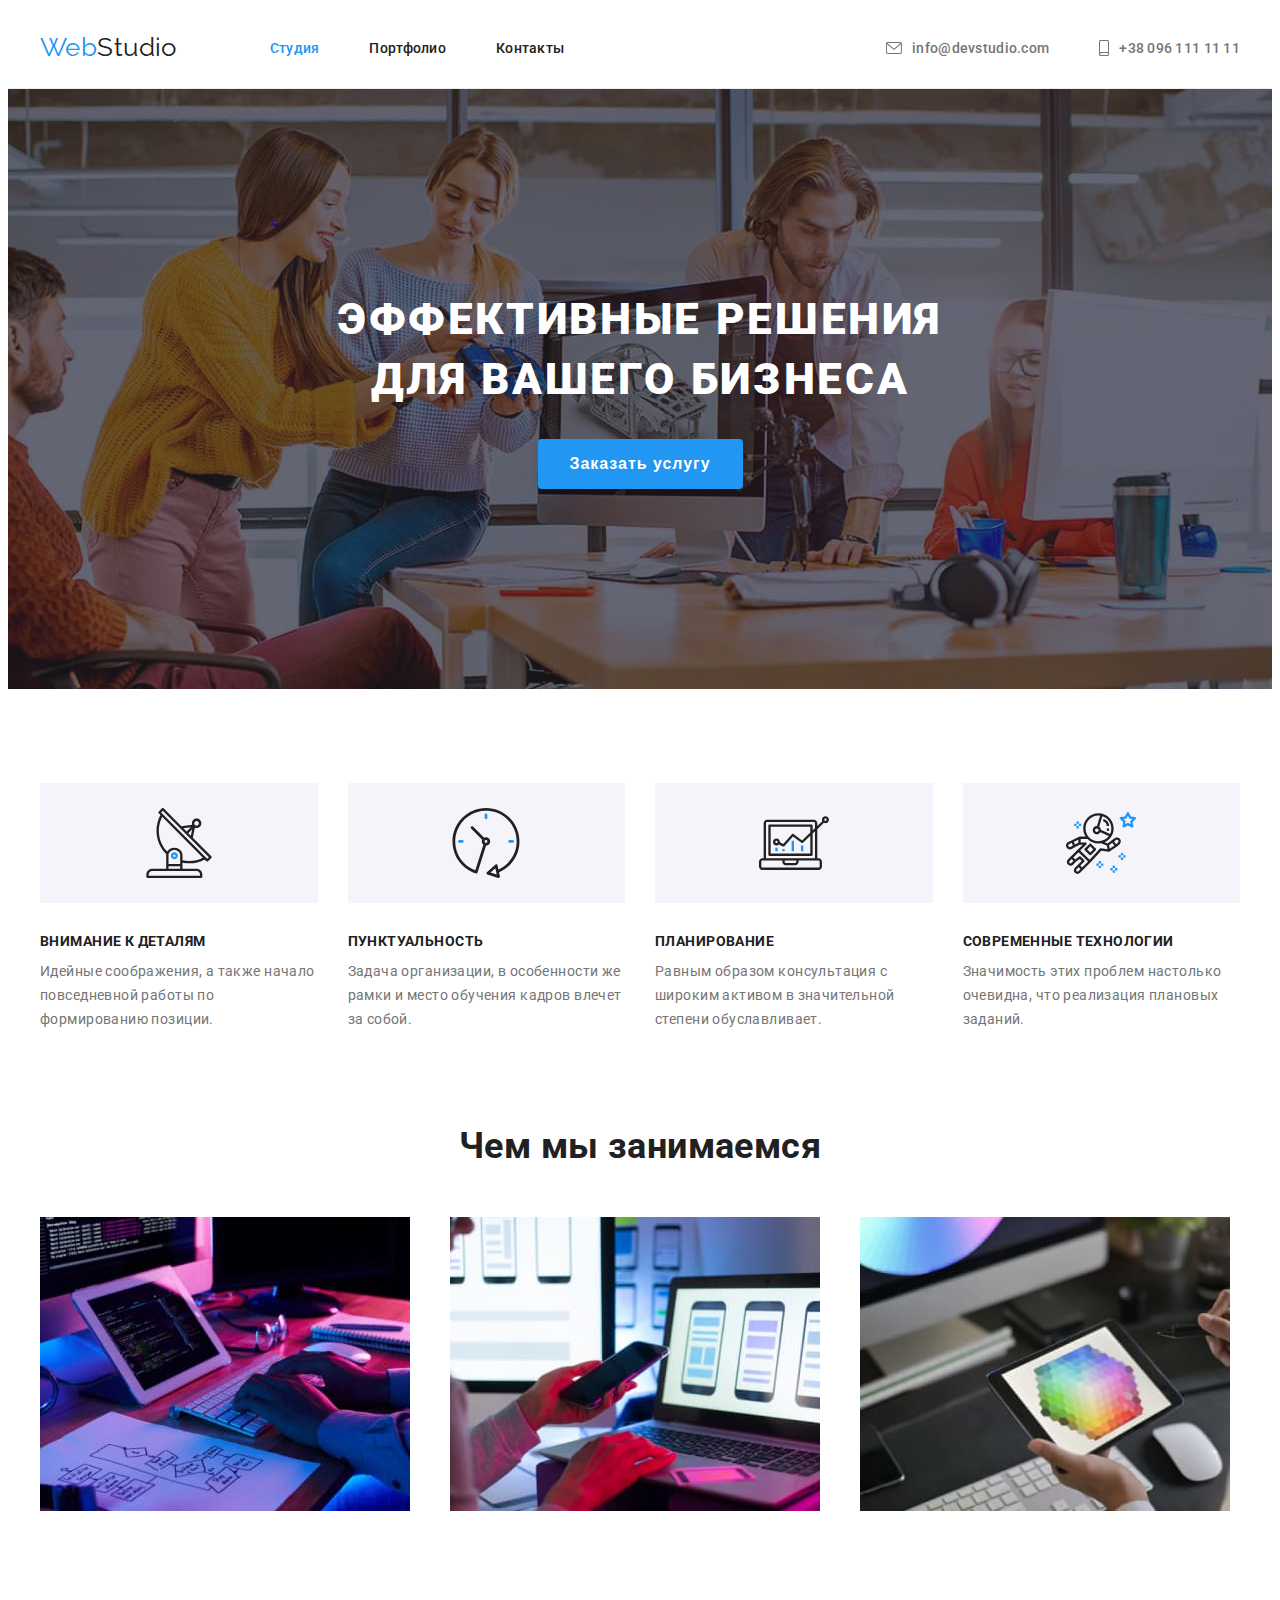
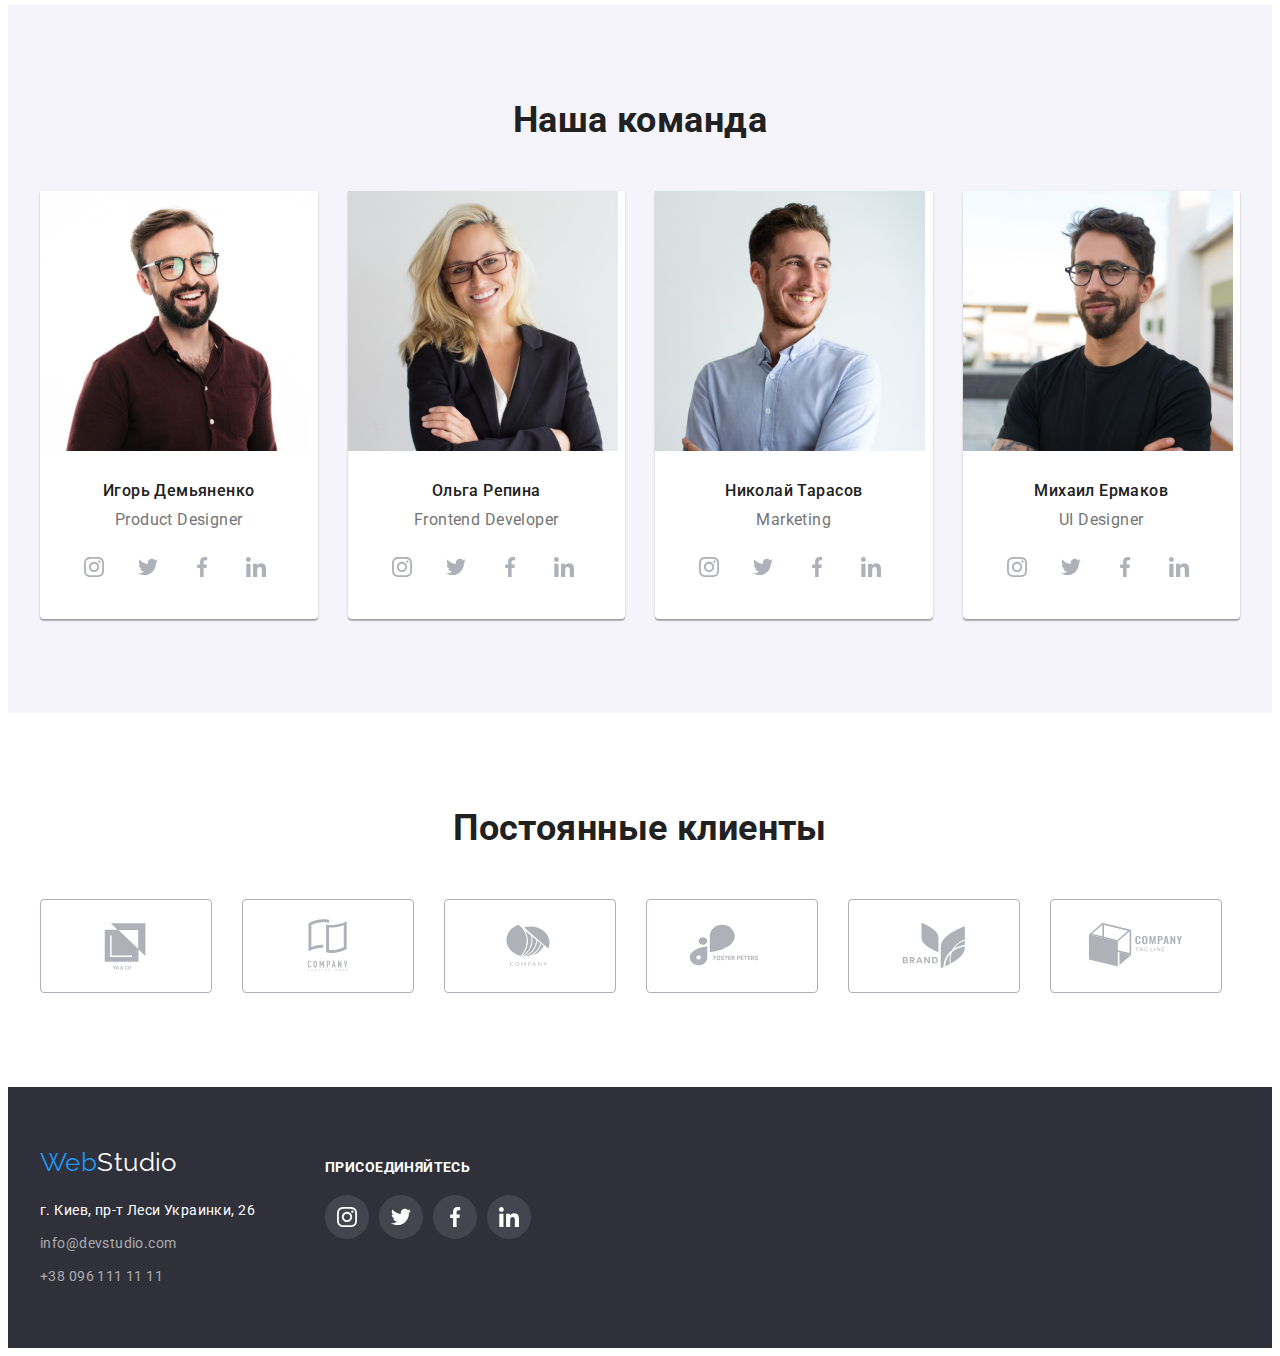
<file: index.html>
<!DOCTYPE html>
<html lang="ru">
<head>
    <meta charset="UTF-8">
    <meta http-equiv="X-UA-Compatible" content="IE=edge">
    <meta name="viewport" content="width=device-width, initial-scale=1.0">
    <title>goit-markup-hw-03-index</title>

    <!-- Modern Normalize CSS -->
    <link rel="stylesheet" href="https://cdnjs.cloudflare.com/ajax/libs/modern-normalize/1.1.0/modern-normalize.min.css"
        integrity="sha512-wpPYUAdjBVSE4KJnH1VR1HeZfpl1ub8YT/NKx4PuQ5NmX2tKuGu6U/JRp5y+Y8XG2tV+wKQpNHVUX03MfMFn9Q=="
        crossorigin="anonymous" referrerpolicy="no-referrer" />
    
    <!-- Google fonts -->
    <link rel="preconnect" href="https://fonts.googleapis.com">
    <link rel="preconnect" href="https://fonts.gstatic.com" crossorigin>
    <link href="https://fonts.googleapis.com/css2?family=Raleway:wght@700&family=Roboto:wght@400;500;700;900&display=swap" rel="stylesheet">

    <!-- Style -->
    <link rel="stylesheet" href="./css/styles.css">
</head>
<body>

    <!-- Хедер страницы -->
    <header class="site-header">
        <!-- Контейнер хедера -->
        <div class="container header-container">
            <!-- Логотип хедера -->
            <a href="./index.html" lang="en" class="link logo header-logo">Web<span class="header-logo-color">Studio</span></a>
            <!-- Навигация -->
            <nav class="header-nav">
                <ul class="list header-nav-list">
                    <li class="list-item header-nav-list-item"><a href="./index.html" class="link header-nav-list-item-link current-link">Студия</a></li>
                    <li class="list-item header-nav-list-item"><a href="./portfolio.html" class="link header-nav-list-item-link">Портфолио</a></li>
                    <li class="list-item header-nav-list-item"><a href="" class="link header-nav-list-item-link">Контакты</a></li>
                </ul>
            </nav>
            <!-- Контакты -->
            <ul class="header-contacts-list">
                <li class="list-item header-contacts-list-item">
                    <a href="mailto:info@devstudio.com" class="link header-contacts-list-item-link">
                        <svg class="header-contacts-icon" width="16" height="12">
                            <use href="./images/icons.svg#icon-email-icon"></use>
                        </svg>
                        <span>info@devstudio.com</span>
                    </a>
                </li>
                <li class="list-item header-contacts-list-item">
                    <a href="tel:+380961111111" class="link header-contacts-list-item-link">
                        <svg class="header-contacts-icon" width="10" height="16">
                            <use href="./images/icons.svg#icon-smartphone-icon"></use>
                        </svg>
                        <span>+38 096 111 11 11</span>
                    </a>
                </li>
            </ul>
        </div>
    </header>

    <!-- Основной контент сайта -->
    <main class="main-content">
        <!-- Герой -->
        <section class="hero">
            <div class="hero-container">
                <h1 class="hero-title">Эффективные решения для вашего бизнеса</h1>
                <button class="btn hero-btn" type="button">Заказать услугу</button>
            </div>
        </section>
        <!-- Секция с преимуществами компании -->
        <section class="section advantages">
            <div class="container">
                <!-- Логический заголовок секции -->
                <h2 class="section-title visually-hidden">Преимущества работы с нами</h2>
                <ul class="list advantages-list">
                    <li class="list-item advantages-list-item">
                        <div class="advantages-list-item-icon-box">
                            <svg class="advantages-list-item-icon" width="70" height="70">
                                <use href="./images/icons.svg#icon-antenna-icon"></use>
                            </svg>
                        </div>
                        <h3 class="advantages-list-item-title">Внимание к деталям</h3>
                        <p class="advantages-list-item-text">Идейные соображения, а также начало повседневной работы по формированию позиции.</p>
                    </li>
                    <li class="list-item advantages-list-item">
                        <div class="advantages-list-item-icon-box">
                            <svg class="advantages-list-item-icon" width="70" height="70">
                                <use href="./images/icons.svg#icon-clock-icon"></use>
                            </svg>
                        </div>
                        <h3 class="advantages-list-item-title">Пунктуальность</h3>
                        <p class="advantages-list-item-text">Задача организации, в особенности же рамки и место обучения кадров влечет за собой.</p>
                    </li>
                    <li class="list-item advantages-list-item">
                        <div class="advantages-list-item-icon-box">
                            <svg class="advantages-list-item-icon" width="70" height="70">
                                <use href="./images/icons.svg#icon-diagram-icon"></use>
                            </svg>
                        </div>
                        <h3 class="advantages-list-item-title">Планирование</h3>
                        <p class="advantages-list-item-text">Равным образом консультация с широким активом в значительной степени обуславливает.</p>
                    </li>
                    <li class="list-item advantages-list-item">
                        <div class="advantages-list-item-icon-box">
                            <svg class="advantages-list-item-icon" width="70" height="70">
                                <use href="./images/icons.svg#icon-astronaut-icon"></use>
                            </svg>
                        </div>
                        <h3 class="advantages-list-item-title">Современные технологии</h3>
                        <p class="advantages-list-item-text">Значимость этих проблем настолько очевидна, что реализация плановых заданий.</p>
                    </li>
                </ul>
            </div>
        </section>
        <!-- Секция "Чем мы занимаемся" -->
        <section class="section services">
            <div class="container">
                <h2 class="section-title">Чем мы занимаемся</h2>
                <ul class="list services-list">
                    <li class="list-item services-list-item"><img src="./images/service-1.jpg" class="services-list-item-img" alt="Услуга №1" width="370" height="294"></li>
                    <li class="list-item services-list-item"><img src="./images/service-2.jpg" class="services-list-item-img" alt="Услуга №2" width="370" height="294"></li>
                    <li class="list-item services-list-item"><img src="./images/service-3.jpg" class="services-list-item-img" alt="Услуга №3" width="370" height="294"></li>
                </ul>
            </div>
        </section>
        <!-- Секция "Наша команда" -->
        <section class="section team">
            <div class="container">
                <h2 class="section-title">Наша команда</h2>
                <ul class="list team-list">
                    <li class="list-item team-list-item">
                        <img src="./images/team-member-1.jpg" class="team-list-item-img" alt="Фото учасника команды" width="270" height="260">
                        <div class="team-list-item-box">
                            <h3 class="team-list-item-title">Игорь Демьяненко</h3>
                            <p lang="en" class="team-list-item-text">Product Designer</p>
                            <ul class="list team-icon-list">
                                <li class="list-item team-icon-list-item">
                                    <a href="" class="link team-icon-list-item-link">
                                        <svg class="team-icon" width="20" height="20">
                                            <use href="./images/icons.svg#icon-instagram-icon"></use>
                                        </svg>
                                    </a>
                                </li>
                                <li class="list-item team-icon-list-item">
                                    <a href="" class="link team-icon-list-item-link">
                                        <svg class="team-icon" width="20" height="20">
                                            <use href="./images/icons.svg#icon-twitter-icon"></use>
                                        </svg>
                                    </a>
                                </li>
                                <li class="list-item team-icon-list-item">
                                    <a href="" class="link team-icon-list-item-link">
                                        <svg class="team-icon" width="20" height="20">
                                            <use href="./images/icons.svg#icon-facebook-icon"></use>
                                        </svg>
                                    </a>
                                </li>
                                <li class="list-item team-icon-list-item">
                                    <a href="" class="link team-icon-list-item-link">
                                        <svg class="team-icon" width="20" height="20">
                                            <use href="./images/icons.svg#icon-linkedin-icon"></use>
                                        </svg>
                                    </a>
                                </li>
                            </ul>
                        </div>
                    </li>
                    <li class="list-item team-list-item">
                        <img src="./images/team-member-2.jpg" class="team-list-item-img" alt="Фото учасника команды" width="270" height="260">
                        <div class="team-list-item-box">
                            <h3 class="team-list-item-title">Ольга Репина</h3>
                            <p lang="en" class="team-list-item-text">Frontend Developer</p>
                            <ul class="list team-icon-list">
                                <li class="list-item team-icon-list-item">
                                    <a href="" class="link team-icon-list-item-link">
                                        <svg class="team-icon" width="20" height="20">
                                            <use href="./images/icons.svg#icon-instagram-icon"></use>
                                        </svg>
                                    </a>
                                </li>
                                <li class="list-item team-icon-list-item">
                                    <a href="" class="link team-icon-list-item-link">
                                        <svg class="team-icon" width="20" height="20">
                                            <use href="./images/icons.svg#icon-twitter-icon"></use>
                                        </svg>
                                    </a>
                                </li>
                                <li class="list-item team-icon-list-item">
                                    <a href="" class="link team-icon-list-item-link">
                                        <svg class="team-icon" width="20" height="20">
                                            <use href="./images/icons.svg#icon-facebook-icon"></use>
                                        </svg>
                                    </a>
                                </li>
                                <li class="list-item team-icon-list-item">
                                    <a href="" class="link team-icon-list-item-link">
                                        <svg class="team-icon" width="20" height="20">
                                            <use href="./images/icons.svg#icon-linkedin-icon"></use>
                                        </svg>
                                    </a>
                                </li>
                            </ul>
                        </div>
                    </li>
                    <li class="list-item team-list-item">
                        <img src="./images/team-member-3.jpg" class="team-list-item-img" alt="Фото учасника команды" width="270" height="260">
                        <div class="team-list-item-box">
                            <h3 class="team-list-item-title">Николай Тарасов</h3>
                            <p lang="en" class="team-list-item-text">Marketing</p>
                            <ul class="list team-icon-list">
                                <li class="list-item team-icon-list-item">
                                    <a href="" class="link team-icon-list-item-link">
                                        <svg class="team-icon" width="20" height="20">
                                            <use href="./images/icons.svg#icon-instagram-icon"></use>
                                        </svg>
                                    </a>
                                </li>
                                <li class="list-item team-icon-list-item">
                                    <a href="" class="link team-icon-list-item-link">
                                        <svg class="team-icon" width="20" height="20">
                                            <use href="./images/icons.svg#icon-twitter-icon"></use>
                                        </svg>
                                    </a>
                                </li>
                                <li class="list-item team-icon-list-item">
                                    <a href="" class="link team-icon-list-item-link">
                                        <svg class="team-icon" width="20" height="20">
                                            <use href="./images/icons.svg#icon-facebook-icon"></use>
                                        </svg>
                                    </a>
                                </li>
                                <li class="list-item team-icon-list-item">
                                    <a href="" class="link team-icon-list-item-link">
                                        <svg class="team-icon" width="20" height="20">
                                            <use href="./images/icons.svg#icon-linkedin-icon"></use>
                                        </svg>
                                    </a>
                                </li>
                            </ul>
                        </div>
                    </li>
                    <li class="list-item team-list-item">
                        <img src="./images/team-member-4.jpg" class="team-list-item-img" alt="Фото учасника команды" width="270" height="260">
                        <div class="team-list-item-box">
                            <h3 class="team-list-item-title">Михаил Ермаков</h3>
                            <p lang="en" class="team-list-item-text">UI Designer</p>
                            <ul class="list team-icon-list">
                                <li class="list-item team-icon-list-item">
                                    <a href="" class="link team-icon-list-item-link">
                                        <svg class="team-icon" width="20" height="20">
                                            <use href="./images/icons.svg#icon-instagram-icon"></use>
                                        </svg>
                                    </a>
                                </li>
                                <li class="list-item team-icon-list-item">
                                    <a href="" class="link team-icon-list-item-link">
                                        <svg class="team-icon" width="20" height="20">
                                            <use href="./images/icons.svg#icon-twitter-icon"></use>
                                        </svg>
                                    </a>
                                </li>
                                <li class="list-item team-icon-list-item">
                                    <a href="" class="link team-icon-list-item-link">
                                        <svg class="team-icon" width="20" height="20">
                                            <use href="./images/icons.svg#icon-facebook-icon"></use>
                                        </svg>
                                    </a>
                                </li>
                                <li class="list-item team-icon-list-item">
                                    <a href="" class="link team-icon-list-item-link">
                                        <svg class="team-icon" width="20" height="20">
                                            <use href="./images/icons.svg#icon-linkedin-icon"></use>
                                        </svg>
                                    </a>
                                </li>
                            </ul>
                        </div>
                    </li>
                </ul>
            </div>
        </section>
        <!-- Сеция "Постоянные клиенты" -->
        <section class="section clients">
            <div class="container">
                <h2 class="section-title">Постоянные клиенты</h2>
                <ul class="list clients-list">
                    <li class="list-item clients-list-item">
                        <a href="" class="link clients-list-item-link">
                            <svg class="clients-icon" width="106" height="60">
                                <use href="./images/icons.svg#icon-customer-1-icon"></use>
                            </svg>
                        </a>
                    </li>
                    <li class="list-item clients-list-item">
                        <a href="" class="link clients-list-item-link">
                            <svg class="clients-icon" width="106" height="60">
                                <use href="./images/icons.svg#icon-customer-2-icon"></use>
                            </svg>
                        </a>
                    </li>
                    <li class="list-item clients-list-item">
                        <a href="" class="link clients-list-item-link">
                            <svg class="clients-icon" width="106" height="60">
                                <use href="./images/icons.svg#icon-customer-3-icon"></use>
                            </svg>
                        </a>
                    </li>
                    <li class="list-item clients-list-item">
                        <a href="" class="link clients-list-item-link">
                            <svg class="clients-icon" width="106" height="60">
                                <use href="./images/icons.svg#icon-customer-4-icon"></use>
                            </svg>
                        </a>
                    </li>
                    <li class="list-item clients-list-item">
                        <a href="" class="link clients-list-item-link">
                            <svg class="clients-icon" width="106" height="60">
                                <use href="./images/icons.svg#icon-customer-5-icon"></use>
                            </svg>
                        </a>
                    </li>
                    <li class="list-item clients-list-item">
                        <a href="" class="link clients-list-item-link">
                            <svg class="clients-icon" width="106" height="60">
                                <use href="./images/icons.svg#icon-customer-6-icon"></use>
                            </svg>
                        </a>
                    </li>
                </ul>
            </div>
        </section>
    </main>

    <!-- Футер страницы -->
    <footer class="site-footer">
        <!-- Контейнер футера -->
        <div class="container footer-container">
            <!-- Контейнер адреса футера -->
            <div class="footer-address-box">
                <!-- Логотип футера -->
                <a href="./index.html" lang="en" class="link logo footer-logo">Web<span class="footer-logo-color">Studio</span></a>
                <!-- Адрес футера -->
                <address class="footer-address">
                    <p class="footer-address-location">г. Киев, пр-т Леси Украинки, 26</p>
                    <ul class="list footer-address-list">
                        <li class="list-item footer-address-list-item"><a href="mailto:info@devstudio.com" class="link footer-address-list-item-link">info@devstudio.com</a></li>
                        <li class="list-item footer-address-list-item"><a href="tel:+380961111111" class="link footer-address-list-item-link">+38 096 111 11 11</a></li>
                    </ul>
                </address>
            </div>
            <div class="footer-icon-box">
                <p class="footer-icon-title">присоединяйтесь</p>
                <ul class="list footer-icon-list">
                    <li class="list-item footer-icon-list-item">
                        <a href="" class="link footer-icon-list-item-link">
                            <svg class="footer-icon" width="20" height="20">
                                <use href="./images/icons.svg#icon-instagram-icon"></use>
                            </svg>
                        </a>
                    </li>
                    <li class="list-item footer-icon-list-item">
                        <a href="" class="link footer-icon-list-item-link">
                            <svg class="footer-icon" width="20" height="20">
                                <use href="./images/icons.svg#icon-twitter-icon"></use>
                            </svg>
                        </a>
                    </li>
                    <li class="list-item footer-icon-list-item">
                        <a href="" class="link footer-icon-list-item-link">
                            <svg class="footer-icon" width="20" height="20">
                                <use href="./images/icons.svg#icon-facebook-icon"></use>
                            </svg>
                        </a>
                    </li>
                    <li class="list-item footer-icon-list-item">
                        <a href="" class="link footer-icon-list-item-link">
                            <svg class="footer-icon" width="20" height="20">
                                <use href="./images/icons.svg#icon-linkedin-icon"></use>
                            </svg>
                        </a>
                    </li>
                </ul>
            </div>
        </div>
    </footer>

</body>
</html>
</file>
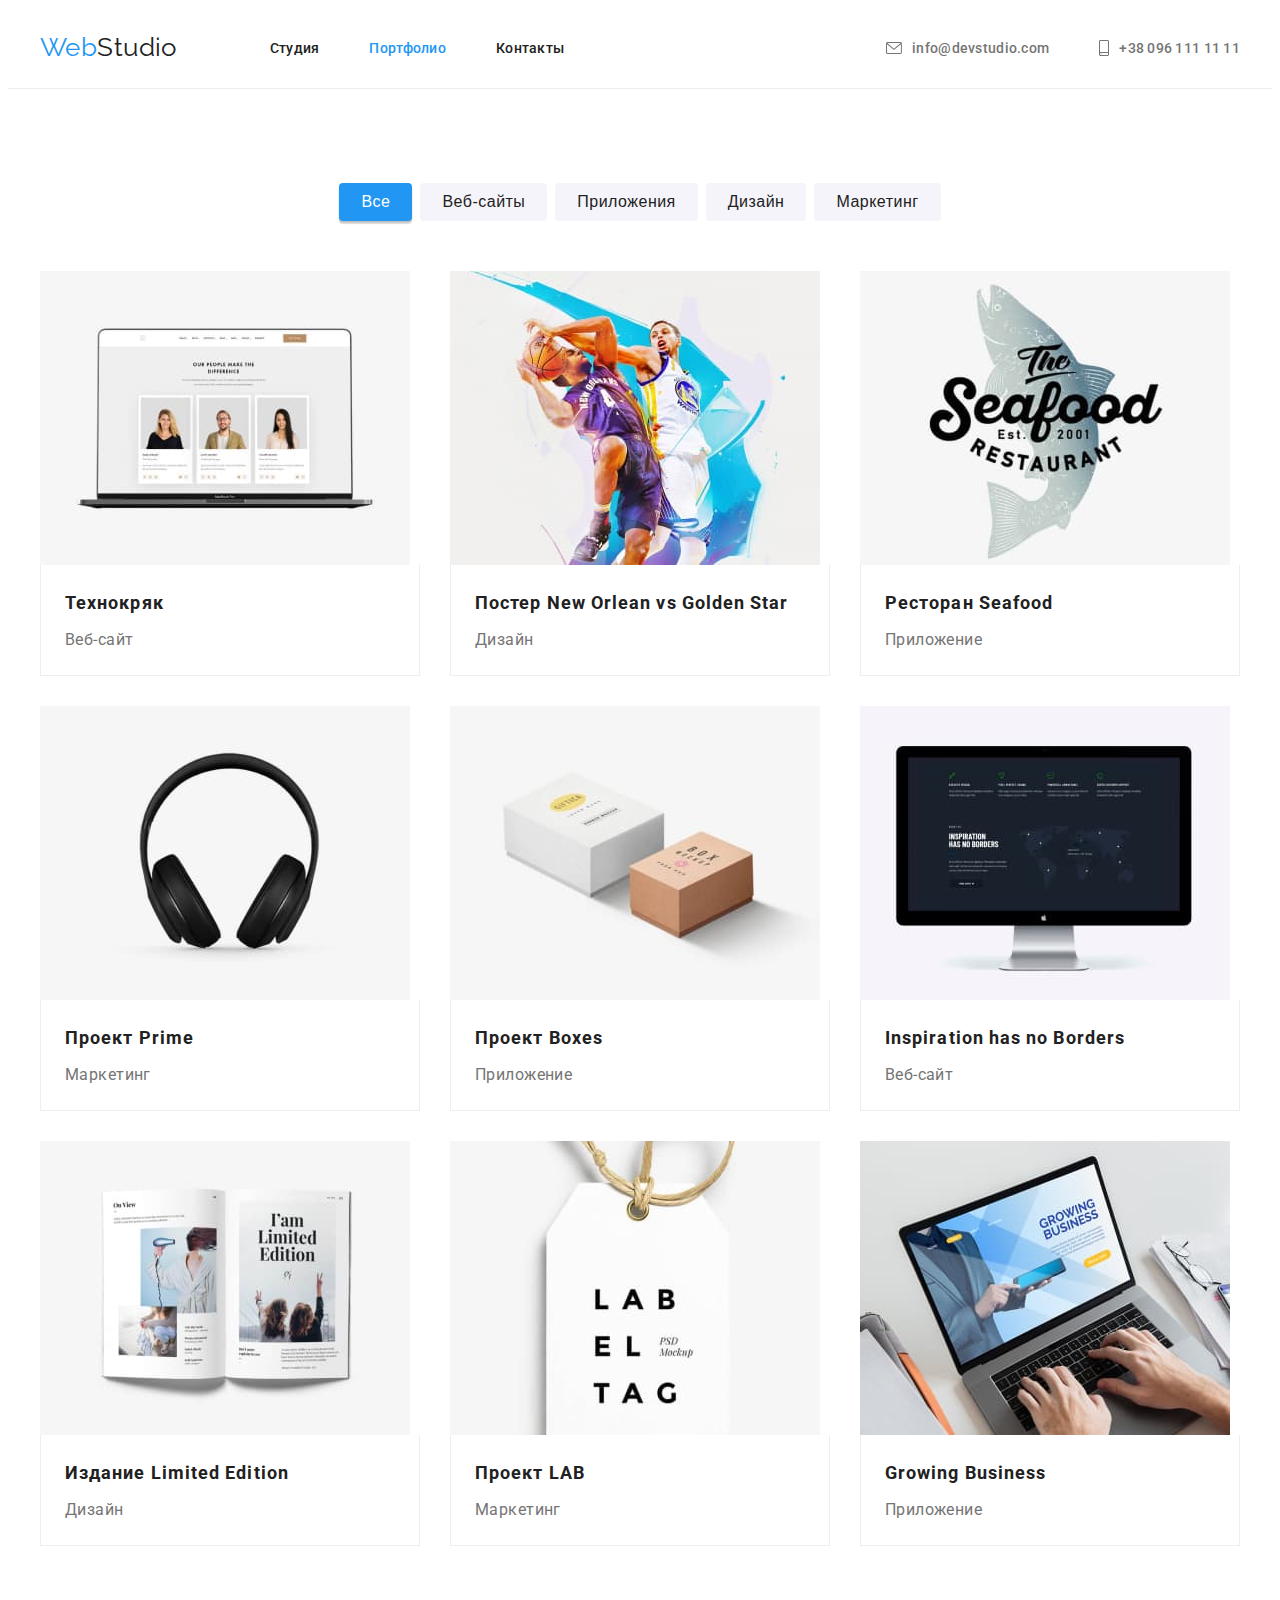
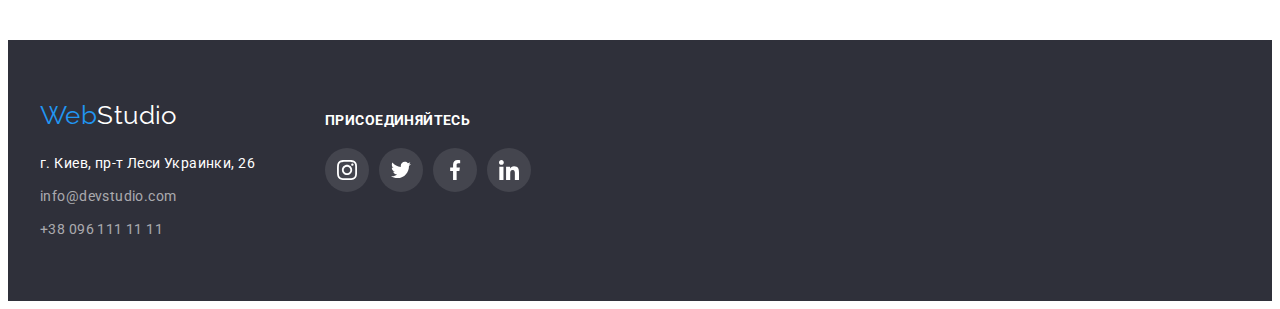
<file: portfolio.html>
<!DOCTYPE html>
<html lang="ru">
<head>
    <meta charset="UTF-8">
    <meta http-equiv="X-UA-Compatible" content="IE=edge">
    <meta name="viewport" content="width=device-width, initial-scale=1.0">
    <title>goit-markup-hw-03-portfolio</title>

    <!-- Modern Normalize CSS -->
    <link rel="stylesheet" href="https://cdnjs.cloudflare.com/ajax/libs/modern-normalize/1.1.0/modern-normalize.min.css"
        integrity="sha512-wpPYUAdjBVSE4KJnH1VR1HeZfpl1ub8YT/NKx4PuQ5NmX2tKuGu6U/JRp5y+Y8XG2tV+wKQpNHVUX03MfMFn9Q=="
        crossorigin="anonymous" referrerpolicy="no-referrer" />
    
    <!-- Google fonts -->
    <link rel="preconnect" href="https://fonts.googleapis.com">
    <link rel="preconnect" href="https://fonts.gstatic.com" crossorigin>
    <link href="https://fonts.googleapis.com/css2?family=Raleway:wght@700&family=Roboto:wght@400;500;700;900&display=swap" rel="stylesheet">

    <!-- Style -->
    <link rel="stylesheet" href="./css/styles.css">
</head>
<body>

    <!-- Хедер страницы -->
    <header class="site-header">
        <!-- Контейнер хедера -->
        <div class="container header-container">
            <!-- Логотип хедера -->
            <a href="./index.html" lang="en" class="link logo header-logo">Web<span
                    class="header-logo-color">Studio</span></a>
            <!-- Навигация -->
            <nav class="header-nav">
                <ul class="list header-nav-list">
                    <li class="list-item header-nav-list-item"><a href="./index.html"
                            class="link header-nav-list-item-link">Студия</a></li>
                    <li class="list-item header-nav-list-item"><a href="./portfolio.html"
                            class="link header-nav-list-item-link current-link">Портфолио</a></li>
                    <li class="list-item header-nav-list-item"><a href=""
                            class="link header-nav-list-item-link">Контакты</a></li>
                </ul>
            </nav>
            <!-- Контакты -->
            <ul class="header-contacts-list">
                <li class="list-item header-contacts-list-item">
                    <a href="mailto:info@devstudio.com" class="link header-contacts-list-item-link">
                        <svg class="header-contacts-icon" width="16" height="12">
                            <use href="./images/icons.svg#icon-email-icon"></use>
                        </svg>
                        <span>info@devstudio.com</span>
                    </a>
                </li>
                <li class="list-item header-contacts-list-item">
                    <a href="tel:+380961111111" class="link header-contacts-list-item-link">
                        <svg class="header-contacts-icon" width="10" height="16">
                            <use href="./images/icons.svg#icon-smartphone-icon"></use>
                        </svg>
                        <span>+38 096 111 11 11</span>
                    </a>
                </li>
            </ul>
        </div>
    </header>
    
    <!-- Основной контент страницы portfolio -->
    <main>
        <section class="section portfolio">
            <div class="container">
                <!-- Логический заголовок секции -->
                <h1 class="visually-hidden">Наше портфолио</h1>
                <!-- Фильтр -->
                <ul class="list portfolio-filter-list">
                    <li class="list-item portfolio-filter-list-item"><button type="button" class="btn current-btn portfolio-filter-list-item-btn">Все</button></li>
                    <li class="list-item portfolio-filter-list-item"><button type="button" class="btn portfolio-filter-list-item-btn">Веб-сайты</button></li>
                    <li class="list-item portfolio-filter-list-item"><button type="button" class="btn portfolio-filter-list-item-btn">Приложения</button></li>
                    <li class="list-item portfolio-filter-list-item"><button type="button" class="btn portfolio-filter-list-item-btn">Дизайн</button></li>
                    <li class="list-item portfolio-filter-list-item"><button type="button" class="btn portfolio-filter-list-item-btn">Маркетинг</button></li>
                </ul>
                <!-- Примеры работ из портфолио -->
                <ul class="list portfolio-example-list">
                    <li class="list-item portfolio-example-list-item">
                        <a href="" class="link portfolio-example-list-item-link">
                            <img src="./images/portfolio-img-1.jpg" class="portfolio-example-list-item-img" alt="Разработка веб-сайта" width="370" height="294">
                            <div class="portfolio-example-list-box">
                                <h2 class="portfolio-example-list-item-heading">Технокряк</h2>
                                <p class="portfolio-example-list-item-text">Веб-сайт</p>
                            </div>
                        </a>
                    </li>
                    <li class="list-item portfolio-example-list-item">
                        <a href="" class="link portfolio-example-list-item-link">
                            <img src="./images/portfolio-img-2.jpg" class="portfolio-example-list-item-img" alt="Разработка дизайна" width="370" height="294">
                            <div class="portfolio-example-list-box">
                                <h2 class="portfolio-example-list-item-heading">Постер <span lang="en">New Orlean vs Golden Star</span></h2>
                                <p class="portfolio-example-list-item-text">Дизайн</p>
                            </div>
                        </a>                     
                    </li>
                    <li class="list-item portfolio-example-list-item">
                        <a href="" class="link portfolio-example-list-item-link">
                            <img src="./images/portfolio-img-3.jpg" class="portfolio-example-list-item-img" alt="Разработка приложения" width="370" height="294">
                            <div class="portfolio-example-list-box">
                                <h2 class="portfolio-example-list-item-heading">Ресторан <span lang="en">Seafood</span></h2>
                                <p class="portfolio-example-list-item-text">Приложение</p>
                            </div>
                        </a>
                    </li>
                    <li class="list-item portfolio-example-list-item">
                        <a href="" class="link portfolio-example-list-item-link">
                            <img src="./images/portfolio-img-4.jpg" class="portfolio-example-list-item-img" alt="Запуск маркетинговой кампании" width="370" height="294">
                            <div class="portfolio-example-list-box">
                                <h2 class="portfolio-example-list-item-heading">Проект <span lang="en">Prime</span></h2>
                                <p class="portfolio-example-list-item-text">Маркетинг</p>
                            </div>
                        </a>
                    </li>
                    <li class="list-item portfolio-example-list-item">
                        <a href="" class="link portfolio-example-list-item-link">
                            <img src="./images/portfolio-img-5.jpg" class="portfolio-example-list-item-img" alt="Разработка приложения" width="370" height="294">
                            <div class="portfolio-example-list-box">
                                <h2 class="portfolio-example-list-item-heading">Проект <span lang="en">Boxes</span></h2>
                                <p class="portfolio-example-list-item-text">Приложение</p>
                            </div>
                        </a> 
                    </li>
                    <li class="list-item portfolio-example-list-item">
                        <a href="" class="link portfolio-example-list-item-link">
                            <img src="./images/portfolio-img-6.jpg" class="portfolio-example-list-item-img" alt="Разработка веб-сайта" width="370" height="294">
                            <div class="portfolio-example-list-box">
                                <h2 lang="en" class="portfolio-example-list-item-heading">Inspiration has no Borders</h2>
                                <p class="portfolio-example-list-item-text">Веб-сайт</p>
                            </div>
                        </a> 
                    </li>
                    <li class="list-item portfolio-example-list-item">
                        <a href="" class="link portfolio-example-list-item-link">
                            <img src="./images/portfolio-img-7.jpg" class="portfolio-example-list-item-img" alt="Разработка дизайна" width="370" height="294">
                            <div class="portfolio-example-list-box">
                                <h2 class="portfolio-example-list-item-heading">Издание <span lang="en">Limited Edition</span></h2>
                                <p class="portfolio-example-list-item-text">Дизайн</p>
                            </div>
                        </a>
                    </li>
                    <li class="list-item portfolio-example-list-item">
                        <a href="" class="link portfolio-example-list-item-link">
                            <img src="./images/portfolio-img-8.jpg" class="portfolio-example-list-item-img" alt="Запуск маркетинговой кампании" width="370" height="294">
                            <div class="portfolio-example-list-box">
                                <h2 class="portfolio-example-list-item-heading">Проект <span lang="en">LAB</span></h2>
                                <p class="portfolio-example-list-item-text">Маркетинг</p>
                            </div>
                        </a>
                    </li>
                    <li class="list-item portfolio-example-list-item">
                        <a href="" class="link portfolio-example-list-item-link">
                            <img src="./images/portfolio-img-9.jpg" class="portfolio-example-list-item-img" alt="Разработка приложения" width="370" height="294">
                            <div class="portfolio-example-list-box">
                                <h2 lang="en" class="portfolio-example-list-item-heading">Growing Business</h2>
                                <p class="portfolio-example-list-item-text">Приложение</p>
                            </div>
                        </a>     
                    </li>
                </ul>
            </div>
        </section>
    </main>
    
    <!-- Футер страницы -->
    <footer class="site-footer">
        <!-- Контейнер футера -->
        <div class="container footer-container">
            <!-- Контейнер адреса футера -->
            <div class="footer-address-box">
                <!-- Логотип футера -->
                <a href="./index.html" lang="en" class="link logo footer-logo">Web<span
                        class="footer-logo-color">Studio</span></a>
                <!-- Адрес футера -->
                <address class="footer-address">
                    <p class="footer-address-location">г. Киев, пр-т Леси Украинки, 26</p>
                    <ul class="list footer-address-list">
                        <li class="list-item footer-address-list-item"><a href="mailto:info@devstudio.com"
                                class="link footer-address-list-item-link">info@devstudio.com</a></li>
                        <li class="list-item footer-address-list-item"><a href="tel:+380961111111"
                                class="link footer-address-list-item-link">+38 096 111 11 11</a></li>
                    </ul>
                </address>
            </div>
            <div class="footer-icon-box">
                <p class="footer-icon-title">присоединяйтесь</p>
                <ul class="list footer-icon-list">
                    <li class="list-item footer-icon-list-item">
                        <a href="" class="link footer-icon-list-item-link">
                            <svg class="footer-icon" width="20" height="20">
                                <use href="./images/icons.svg#icon-instagram-icon"></use>
                            </svg>
                        </a>
                    </li>
                    <li class="list-item footer-icon-list-item">
                        <a href="" class="link footer-icon-list-item-link">
                            <svg class="footer-icon" width="20" height="20">
                                <use href="./images/icons.svg#icon-twitter-icon"></use>
                            </svg>
                        </a>
                    </li>
                    <li class="list-item footer-icon-list-item">
                        <a href="" class="link footer-icon-list-item-link">
                            <svg class="footer-icon" width="20" height="20">
                                <use href="./images/icons.svg#icon-facebook-icon"></use>
                            </svg>
                        </a>
                    </li>
                    <li class="list-item footer-icon-list-item">
                        <a href="" class="link footer-icon-list-item-link">
                            <svg class="footer-icon" width="20" height="20">
                                <use href="./images/icons.svg#icon-linkedin-icon"></use>
                            </svg>
                        </a>
                    </li>
                </ul>
            </div>
        </div>
    </footer>

</body>

</html>
</file>
<file: css/styles.css>
/* Переменные */
:root {
    --header-border-color: #ececec;
    --hero-heading-color: #ffffff;
    --hero-btn-hover-color: #188ce8;
    --btn-primary-text-color: #ffffff;
    --btn-secondary-text-color: ##212121;
    --primary-bg-color: #ffffff;
    --secondary-bg-color: #f5f4fa;
    --accent-color: #2196f3;
    --primary-text-color: #212121;
    --secondary-text-color: #757575;
    --footer-bg-color: #2f303a;
    --footer-primary-text-color: #ffffff;
    --footer-secondary-text-color: rgba(255, 255, 255, 0.6);
    --portfolio-btn-primary-color: #f5f4fa;
    --team-icons-color: #afb1b8;
    --team-icons-hover-color: #ffffff;
    --footer-icons-bg-color: rgba(255, 255, 255, 0.1);
}

/* Сброс ненужных стилей */
h1,
h2,
h3,
h4,
h5,
h6,
p,
ul,
ol {
    margin: 0;
    padding: 0;
}

ul,
ol {
    list-style: none;
}

.link {
    text-decoration: none;
}

/* Визуальное скрытие элементов */
.visually-hidden {
    position: absolute;
    white-space: nowrap;
    width: 1px;
    height: 1px;
    overflow: hidden;
    border: 0;
    padding: 0;
    clip: rect(0 0 0 0);
    clip-path: inset(50%);
    margin: -1px;
}

/* Стили для body */
body {
    font-family: 'Roboto', sans-serif;
    font-size: 14px;
    letter-spacing: 0.03em;
    background-color: var(--primary-bg-color);
    color: var(--primary-text-color);
}

/* Стили для контейнера */
.container {
    width: 1200px;
    margin-left: auto;
    margin-right: auto;
    padding-left: 15px;
    padding-right: 15px;
}

/* Стили для секций */
.section {
    padding-top: 94px;
    padding-bottom: 94px;
}

/* Кнопки */
.btn {
    cursor: pointer;
    border: none;
}

/* Картинки */
img {
    max-width: 100%;
    display: block;
}

/* Заголовки секций */
.section-title {
    font-size: 36px;
    line-height: calc(42 / 36);
    text-align: center;
    margin-bottom: 50px;
}

/* Хедер страницы */

.site-header {
    border-bottom: 1px solid var(--header-border-color);
}

/* Контейнер хедера */
/* .site-header {
    padding-top: 24px;
    padding-bottom: 25px;
} */

.header-container,
.header-nav-list,
.header-contacts-list {
    display: flex;
    align-items: center;
}

/* Логотип */
.logo {
    font-family: Raleway;
    font-size: 26px;
    line-height: calc(31 / 26);
    color: var(--accent-color);
}

/* Логотип хедера */
.header-logo {
    margin-right: 93px;
    padding-top: 24px;
    padding-bottom: 25px;
}

.header-logo-color {
    color: var(--primary-text-color);
}

/* Навигация */
.header-nav {
    margin-right: auto;
}

.header-nav-list-item:not(:last-child) {
    margin-right: 50px;
}

.header-nav-list-item-link {
    font-weight: 500;
    line-height: calc(16 / 14);
    letter-spacing: 0.02em;
    color: var(--primary-text-color);
}

.header-nav-list-item-link:hover,
.header-nav-list-item-link:focus {
    color: var(--accent-color);
}

.current-link {
    color: var(--accent-color);
}

.header-logo,
.footer-logo,
.header-nav-list-item-link,
.header-contacts-list-item-link {
    display: block;
}

.header-nav-list-item-link,
.header-contacts-list-item-link {
    padding-top: 32px;
    padding-bottom: 32px;
}

/* Контакты */
.header-contacts-list-item:not(:last-child) {
    margin-right: 50px;
}

.header-contacts-list-item-link {
    display: flex;
    align-items: center;
    font-weight: 500;
    line-height: calc(16 / 14);
    letter-spacing: 0.02em;
    color: var(--secondary-text-color);
}

.header-contacts-icon {
    margin-right: 10px;
    fill: currentColor;
}

.header-contacts-list-item-link:hover,
.header-contacts-list-item-link:focus {
    color: var(--accent-color);
}

/* Основной контент сайта */
/* Герой */

.hero-container {
    background-image: linear-gradient(rgba(47, 48, 58, 0.4), rgba(47, 48, 58, 0.4)),
        url(../images/hero-bg-img.jpg);
    background-repeat: no-repeat;
    background-position: center;
    background-size: cover;
    background-color: var(--footer-bg-color);
    max-width: 1600px;
    max-height: 600px;
    margin-left: auto;
    margin-right: auto;
    padding-top: 200px;
    padding-bottom: 200px;
    text-align: center;
}

.hero-title {
    font-weight: 900;
    font-size: 44px;
    line-height: calc(60 / 44);
    letter-spacing: 0.06em;
    text-transform: uppercase;
    color: var(--hero-heading-color);
    max-width: 696px;
    margin-left: auto;
    margin-right: auto;
    margin-bottom: 30px;
}

.hero-btn {
    background-color: var(--accent-color);
    padding: 10px 32px;
    box-shadow: 0px 4px 4px rgba(0, 0, 0, 0.15);
    border-radius: 4px;
    font-weight: 700;
    font-size: 16px;
    line-height: calc(30 / 16);
    letter-spacing: 0.06em;
    color: var(--btn-primary-text-color);
    min-width: 200px;
}

.hero-btn:hover,
.hero-btn:focus {
    background-color: var(--hero-btn-hover-color);
}

/* Секция с преимуществами компании */
.advantages {
    padding-bottom: 0;
}

.advantages-list {
    display: flex;
    flex-wrap: wrap;
    margin-left: -30px;
    margin-top: -30px;
}

.advantages-list-item {
    flex-basis: calc(100% / 4 - 30px);
    margin-top: 30px;
    margin-left: 30px;
}

.advantages-list-item-icon-box {
    margin-bottom: 30px;
    height: 120px;
    background-color: var(--secondary-bg-color);
    display: flex;
    justify-content: center;
    align-items: center;
}

.advantages-list-item-icon {
    display: block;
}

.advantages-list-item-title {
    font-size: 14px;
    line-height: calc(16 / 14);
    text-transform: uppercase;
    margin-bottom: 10px;
}

.advantages-list-item-text {
    line-height: calc(24 / 14);
    color: var(--secondary-text-color);
}

/* Секция "Чем мы занимаемся" */
.services-list {
    display: flex;
    flex-wrap: wrap;
    margin-top: -30px;
    margin-left: -30px;
}

.services-list-item {
    flex-basis: calc(100% / 3 - 30px);
    margin-top: 30px;
    margin-left: 30px;
}

/* Секция "Наша команда" */
.team {
    background-color: var(--secondary-bg-color);
}

.team-list {
    display: flex;
    flex-wrap: wrap;
    margin-top: -30px;
    margin-left: -30px;
}

.team-list-item {
    flex-basis: calc(100% / 4 - 30px);
    margin-top: 30px;
    margin-left: 30px;
    background-color: var(--primary-bg-color);
    box-shadow: 0px 1px 3px rgba(0, 0, 0, 0.12), 0px 1px 1px rgba(0, 0, 0, 0.14),
        0px 2px 1px rgba(0, 0, 0, 0.2);
    border-radius: 0px 0px 4px 4px;
}

.team-list-item-box {
    padding: 30px 32px;
    text-align: center;
}

.team-list-item-title {
    font-weight: 500;
    font-size: 16px;
    line-height: calc(19 / 16);
    margin-bottom: 10px;
}

.team-list-item-text {
    font-size: 16px;
    line-height: calc(19 / 16);
    color: var(--secondary-text-color);
    margin-bottom: 16px;
}

.team-icon-list {
    display: flex;
}

.team-icon-list-item:not(:last-child) {
    margin-right: 10px;
}

.team-icon-list-item-link {
    display: flex;
    justify-content: center;
    align-items: center;
    width: 44px;
    height: 44px;
    border-radius: 50%;
    color: var(--team-icons-color);
}

.team-icon-list-item-link:hover,
.team-icon-list-item-link:focus {
    background-color: var(--accent-color);
    color: var(--team-icons-hover-color);
}

.team-icon {
    display: block;
    fill: currentColor;
}

/* Сеция "Постоянные клиенты" */

.clients-list {
    display: flex;
}

.clients-list-item:not(:last-child) {
    margin-right: 30px;
}

.clients-list-item-link {
    display: flex;
    justify-content: center;
    align-items: center;
    width: 170px;
    height: 92px;
    border: 1px solid var(--team-icons-color);
    border-radius: 4px;
    color: var(--team-icons-color);
}

.clients-list-item-link:hover,
.clients-list-item-link:focus {
    border-color: var(--accent-color);
    color: var(--accent-color);
}

.clients-icon {
    display: block;
    fill: currentColor;
}

/* Футер страницы */
.site-footer {
    background-color: var(--footer-bg-color);
    padding-top: 60px;
    padding-bottom: 60px;
}

/* Контейнер футера */
.footer-container {
    display: flex;
}

/* Контейнер адреса футера */
.footer-address-box {
    margin-right: 70px;
}

/* Логотип футера */
.footer-logo {
    margin-bottom: 20px;
}

.footer-logo-color {
    color: var(--footer-primary-text-color);
}

/* Адрес футера */
.footer-address {
    font-style: normal;
}

.footer-address-location {
    line-height: calc(24 / 14);
    color: var(--footer-primary-text-color);
    margin-bottom: 9px;
}

.footer-address-list-item:not(:last-child) {
    margin-bottom: 9px;
}

.footer-address-list-item-link {
    line-height: calc(24 / 14);
    color: var(--footer-secondary-text-color);
}

.footer-address-list-item-link:hover,
.footer-address-list-item-link:focus {
    color: var(--accent-color);
}

.footer-icon-box {
    padding-top: 12px;
}

.footer-icon-title {
    font-weight: 700;
    line-height: calc(16 / 14);
    text-transform: uppercase;
    color: var(--footer-primary-text-color);
    margin-bottom: 20px;
}

.footer-icon-list {
    display: flex;
}

.footer-icon-list-item:not(:last-child) {
    margin-right: 10px;
}

.footer-icon-list-item-link {
    display: flex;
    justify-content: center;
    align-items: center;
    width: 44px;
    height: 44px;
    border-radius: 50%;
    background-color: var(--footer-icons-bg-color);
}

.footer-icon-list-item-link:hover,
.footer-icon-list-item-link:focus {
    background-color: var(--accent-color);
}

.footer-icon {
    fill: var(--footer-primary-text-color);
}

/* Основной контент страницы portfolio */
/* Фильтр */
.portfolio-filter-list {
    display: flex;
    justify-content: center;
    margin-bottom: 50px;
}

.portfolio-filter-list-item:not(:last-child) {
    margin-right: 8px;
}

.portfolio-filter-list-item-btn {
    background-color: var(--portfolio-btn-primary-color);
    border-radius: 4px;
    padding: 6px 22px;
    font-weight: 500;
    font-size: 16px;
    line-height: calc(26 / 16);
    letter-spacing: 0.03em;
    color: var(--primary-text-color);
}

.current-btn,
.portfolio-filter-list-item-btn:hover,
.portfolio-filter-list-item-btn:focus {
    background-color: var(--accent-color);
    color: var(--hero-heading-color);
    box-shadow: 0px 3px 1px rgba(0, 0, 0, 0.1), 0px 1px 2px rgba(0, 0, 0, 0.08),
        0px 2px 2px rgba(0, 0, 0, 0.12);
}

/* Примеры работ из портфолио */
.portfolio-example-list {
    display: flex;
    flex-wrap: wrap;
    margin-top: -30px;
    margin-left: -30px;
}

.portfolio-example-list-item {
    flex-basis: calc(100% / 3 - 30px);
    margin-top: 30px;
    margin-left: 30px;
}

.portfolio-example-list-item-link {
    display: block;
}

.portfolio-example-list-item-link:hover,
.portfolio-example-list-item-link:focus {
    box-shadow: 0px 1px 1px rgba(0, 0, 0, 0.12), 0px 4px 4px rgba(0, 0, 0, 0.06),
        1px 4px 6px rgba(0, 0, 0, 0.16);
}

.portfolio-example-list-box {
    padding: 20px 24px;
    border-left: 1px solid #eeeeee;
    border-right: 1px solid #eeeeee;
    border-bottom: 1px solid #eeeeee;
}

.portfolio-example-list-item-heading {
    font-size: 18px;
    line-height: calc(36 / 18);
    letter-spacing: 0.06em;
    margin-bottom: 4px;
    color: var(--primary-text-color);
}

.portfolio-example-list-item-text {
    font-size: 16px;
    line-height: calc(30 / 16);
    color: var(--secondary-text-color);
}
</file>
